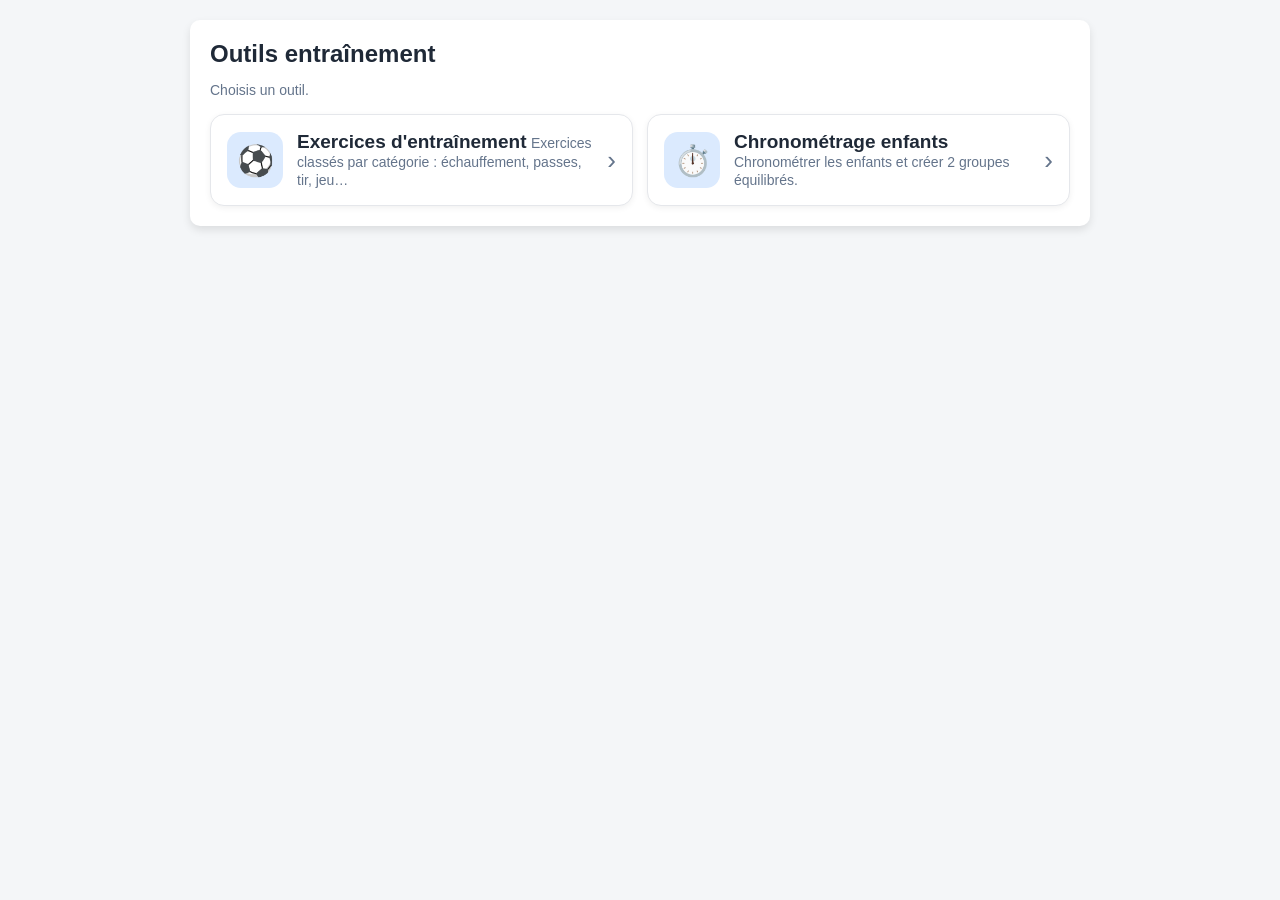
<file: index.html>
<!DOCTYPE html>
<html lang="fr">
<head>
  <meta charset="UTF-8" />
  <meta name="viewport" content="width=device-width, initial-scale=1.0, maximum-scale=1.0, user-scalable=no" />
  <title>Outils entraînement</title>
  <link rel="stylesheet" href="styles.css" />
  <style>
    /* Styles spécifiques au sélecteur d'outils */
    .tool-list {
      display: grid;
      grid-template-columns: 1fr;
      gap: 14px;
      margin-top: 16px;
    }
    .tool-card {
      align-items: center;
      background: var(--surface);
      border: 1px solid var(--border);
      border-radius: var(--radius-card);
      box-shadow: var(--shadow-card);
      color: inherit;
      display: flex;
      gap: 14px;
      min-height: 84px;
      padding: 16px;
      text-decoration: none;
    }
    .tool-card:active { background: var(--surface-soft); }
    .tool-icon {
      align-items: center;
      background: var(--primary-soft);
      border-radius: var(--radius-card);
      display: flex;
      flex: 0 0 auto;
      font-size: 30px;
      height: 56px;
      justify-content: center;
      width: 56px;
    }
    .tool-body { flex: 1; min-width: 0; }
    .tool-title { font-size: 19px; font-weight: bold; margin: 0 0 4px 0; }
    .tool-arrow { flex: 0 0 auto; font-size: 26px; color: var(--muted); }

    @media (min-width: 850px) {
      .tool-list { grid-template-columns: 1fr 1fr; }
    }
  </style>
</head>
<body>
  <main>
    <h1>Outils entraînement</h1>
    <p class="muted">Choisis un outil.</p>
    <div class="tool-list" id="toolList"></div>
  </main>

  <script>
    // Pour ajouter un outil, ajoute une entrée ici.
    const tools = [
      {
        title: 'Exercices d\'entraînement',
        description: 'Exercices classés par catégorie : échauffement, passes, tir, jeu…',
        icon: '⚽',
        href: 'exercices.html'
      },
      {
        title: 'Chronométrage enfants',
        description: 'Chronométrer les enfants et créer 2 groupes équilibrés.',
        icon: '⏱️',
        href: 'chrono.html'
      }
    ];

    function escapeHtml(text) {
      const div = document.createElement('div');
      div.textContent = text;
      return div.innerHTML;
    }

    document.getElementById('toolList').innerHTML = tools.map(tool => `
      <a class="tool-card" href="${encodeURI(tool.href)}">
        <span class="tool-icon">${escapeHtml(tool.icon)}</span>
        <span class="tool-body">
          <span class="tool-title">${escapeHtml(tool.title)}</span>
          <span class="muted">${escapeHtml(tool.description)}</span>
        </span>
        <span class="tool-arrow">›</span>
      </a>
    `).join('');
  </script>
</body>
</html>
</file>
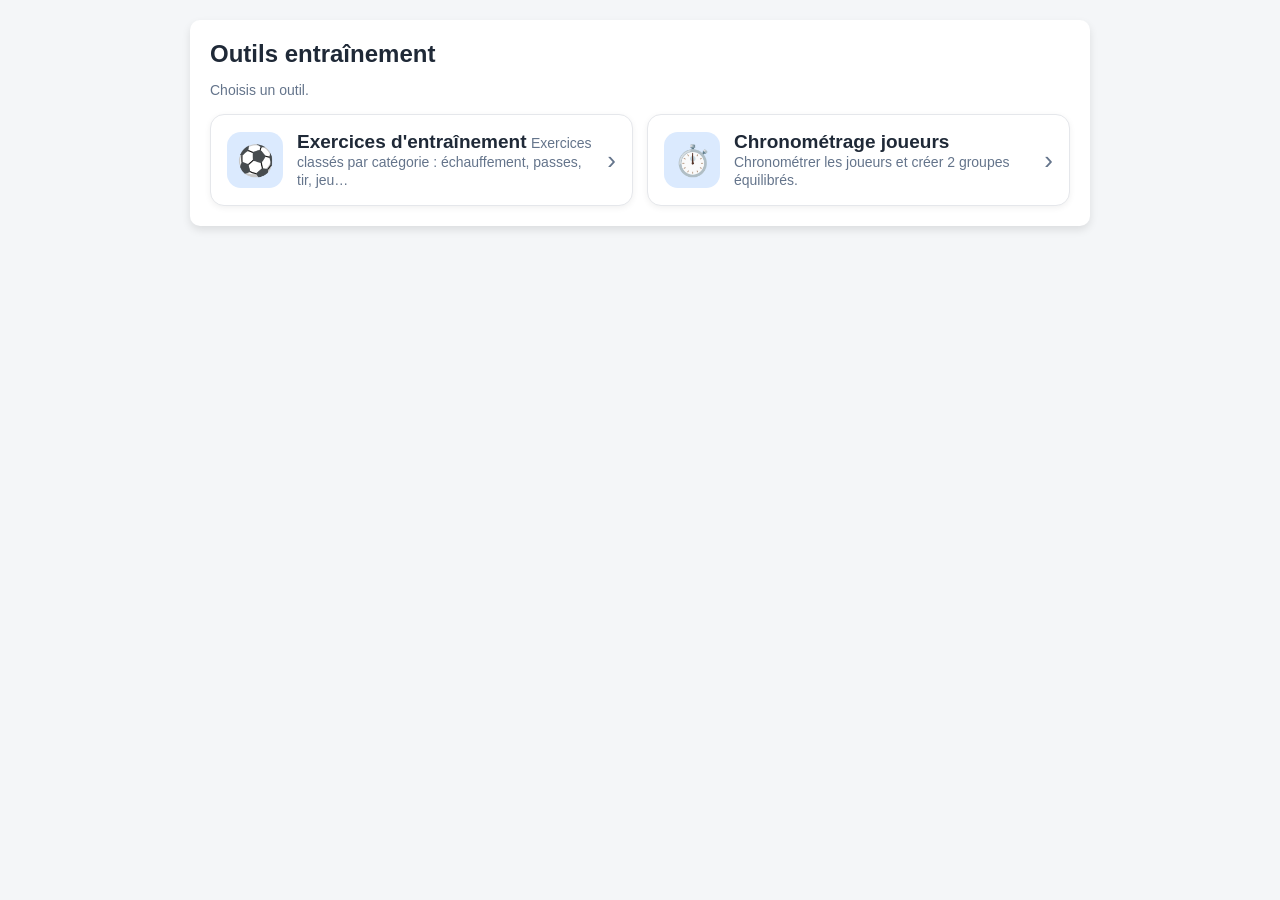
<file: public/index.html>
<!DOCTYPE html>
<html lang="fr">
<head>
  <meta charset="UTF-8" />
  <meta name="viewport" content="width=device-width, initial-scale=1.0, maximum-scale=1.0, user-scalable=no" />
  <title>Outils entraînement</title>
  <link rel="stylesheet" href="styles.css" />
  <style>
    /* Styles spécifiques au sélecteur d'outils */
    .tool-list {
      display: grid;
      grid-template-columns: 1fr;
      gap: 14px;
      margin-top: 16px;
    }
    .tool-card {
      align-items: center;
      background: var(--surface);
      border: 1px solid var(--border);
      border-radius: var(--radius-card);
      box-shadow: var(--shadow-card);
      color: inherit;
      display: flex;
      gap: 14px;
      min-height: 84px;
      padding: 16px;
      text-decoration: none;
    }
    .tool-card:active { background: var(--surface-soft); }
    .tool-icon {
      align-items: center;
      background: var(--primary-soft);
      border-radius: var(--radius-card);
      display: flex;
      flex: 0 0 auto;
      font-size: 30px;
      height: 56px;
      justify-content: center;
      width: 56px;
    }
    .tool-body { flex: 1; min-width: 0; }
    .tool-title { font-size: 19px; font-weight: bold; margin: 0 0 4px 0; }
    .tool-arrow { flex: 0 0 auto; font-size: 26px; color: var(--muted); }

    @media (min-width: 850px) {
      .tool-list { grid-template-columns: 1fr 1fr; }
    }
  </style>
</head>
<body>
  <main>
    <h1>Outils entraînement</h1>
    <p class="muted">Choisis un outil.</p>
    <div class="tool-list" id="toolList"></div>
  </main>

  <script>
    // Pour ajouter un outil, ajoute une entrée ici.
    const tools = [
      {
        title: 'Exercices d\'entraînement',
        description: 'Exercices classés par catégorie : échauffement, passes, tir, jeu…',
        icon: '⚽',
        href: 'exercices.html'
      },
      {
        title: 'Chronométrage joueurs',
        description: 'Chronométrer les joueurs et créer 2 groupes équilibrés.',
        icon: '⏱️',
        href: 'chrono.html'
      }
    ];

    function escapeHtml(text) {
      const div = document.createElement('div');
      div.textContent = text;
      return div.innerHTML;
    }

    document.getElementById('toolList').innerHTML = tools.map(tool => `
      <a class="tool-card" href="${encodeURI(tool.href)}">
        <span class="tool-icon">${escapeHtml(tool.icon)}</span>
        <span class="tool-body">
          <span class="tool-title">${escapeHtml(tool.title)}</span>
          <span class="muted">${escapeHtml(tool.description)}</span>
        </span>
        <span class="tool-arrow">›</span>
      </a>
    `).join('');
  </script>
</body>
</html>
</file>
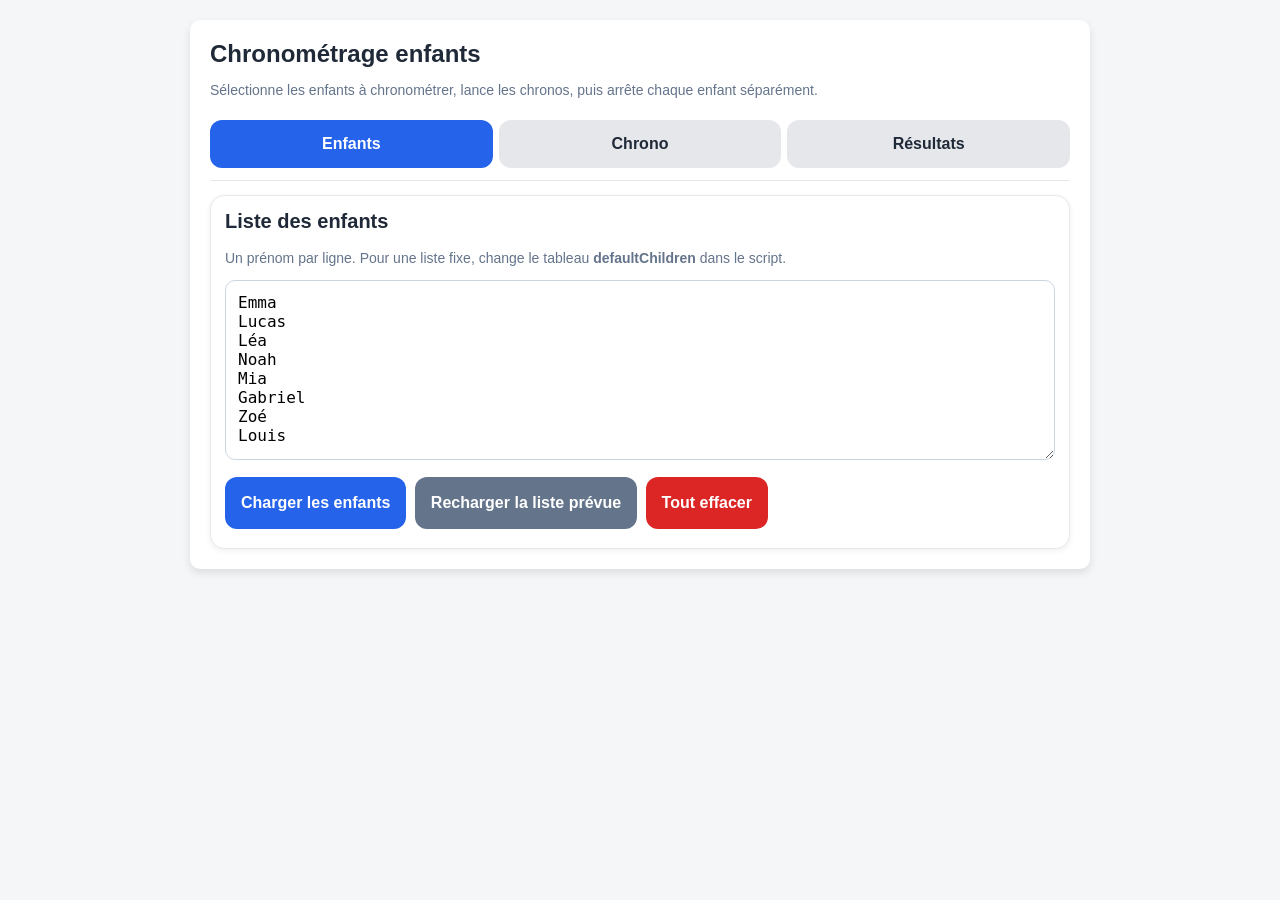
<file: chrono.html>
<!DOCTYPE html>
<html lang="fr">
<head>
  <meta charset="UTF-8" />
  <meta name="viewport" content="width=device-width, initial-scale=1.0, maximum-scale=1.0, user-scalable=no" />
  <title>Chronométrage enfants</title>
  <link rel="stylesheet" href="styles.css" />
  <style>
    /* Styles spécifiques au chronométrage */
    .tabs {
      display: grid;
      grid-template-columns: 1fr 1fr 1fr;
      gap: 6px;
      position: sticky;
      top: 0;
      z-index: 10;
      background: var(--surface);
      padding: 8px 0 12px 0;
      border-bottom: 1px solid var(--border);
      margin-bottom: 14px;
    }
    .tab-button {
      background: var(--border);
      color: var(--text);
      font-size: 14px;
      padding: 10px 6px;
      min-height: 48px;
      margin: 0;
    }
    .tab-button.active { background: var(--primary); color: white; }
    .tab-panel { display: none; }
    .tab-panel.active { display: block; }
    .grid, .groups {
      display: grid;
      grid-template-columns: 1fr;
      gap: 14px;
    }
    .chrono-list {
      display: grid;
      grid-template-columns: 1fr;
      gap: 10px;
      margin-top: 10px;
    }
    .selector-list {
      display: grid;
      grid-template-columns: 1fr;
      gap: 8px;
      margin-top: 10px;
    }
    .select-child {
      width: 100%;
      text-align: left;
      background: var(--surface-soft);
      color: var(--text);
      border: 2px solid var(--border);
      min-height: 58px;
    }
    .select-child.selected { background: var(--primary-soft); border-color: var(--primary); }
    .select-child.done { background: #f0fdf4; border-color: var(--success); color: #166534; }
    .select-child:disabled { opacity: 0.7; }
    .selection-summary {
      background: #eff6ff;
      border: 1px solid #bfdbfe;
      border-radius: var(--radius-control);
      padding: 10px;
      margin-top: 10px;
      font-weight: bold;
    }
    .child-row {
      display: grid;
      grid-template-columns: 1fr;
      gap: 10px;
      border: 2px solid var(--border);
      border-radius: 16px;
      padding: 14px;
      background: var(--surface-soft);
    }
    .child-row.finished { border-color: var(--success); background: #f0fdf4; }
    .child-name {
      font-size: 22px;
      font-weight: bold;
      line-height: 1.2;
    }
    .child-timer {
      font-size: 36px;
      font-weight: bold;
      font-variant-numeric: tabular-nums;
    }
    .stop-button {
      width: 100%;
      font-size: 18px;
      min-height: 62px;
    }
    .group-a { border-top: 6px solid var(--primary); }
    .group-b { border-top: 6px solid var(--success); }

    @media (min-width: 850px) {
      .grid, .groups { grid-template-columns: 1fr 1fr; }
      .selector-list { grid-template-columns: 1fr 1fr; }
      .child-row {
        grid-template-columns: 1.2fr 1fr 140px;
        align-items: center;
      }
      .tab-button { font-size: 16px; }
    }
  </style>
</head>
<body>
  <main>
    <h1>Chronométrage enfants</h1>
    <p class="muted">Sélectionne les enfants à chronométrer, lance les chronos, puis arrête chaque enfant séparément.</p>

    <nav class="tabs">
      <button class="tab-button active" id="tabChildrenBtn" onclick="showTab('children')">Enfants</button>
      <button class="tab-button" id="tabChronoBtn" onclick="showTab('chrono')">Chrono</button>
      <button class="tab-button" id="tabResultsBtn" onclick="showTab('results')">Résultats</button>
    </nav>

    <section class="tab-panel active" id="tabChildren">
      <div class="card">
        <h2>Liste des enfants</h2>
        <p class="muted">Un prénom par ligne. Pour une liste fixe, change le tableau <strong>defaultChildren</strong> dans le script.</p>
        <textarea id="childrenInput"></textarea>
        <div class="actions">
          <button class="full" onclick="startSession()">Charger les enfants</button>
          <button class="secondary full" onclick="loadDefaultChildren()">Recharger la liste prévue</button>
          <button class="danger full" onclick="resetAll()">Tout effacer</button>
        </div>
      </div>
    </section>

    <section class="tab-panel" id="tabChrono">
      <div class="grid">
        <div class="card">
          <h2>Choisir les enfants</h2>
          <p class="muted">Tape sur tous les enfants à chronométrer. Ils apparaissent automatiquement dans la zone de chrono.</p>
          <div id="selectionSummary" class="selection-summary">Aucun enfant sélectionné</div>
          <div class="selector-list" id="childrenSelector"></div>
          <div class="actions">
            <button class="secondary full" onclick="clearSelection()">Annuler la sélection</button>
            <button class="danger full" onclick="resetCurrentChronos()">Réinitialiser les chronos en cours</button>
          </div>
        </div>

        <div class="card">
          <h2>Chronométrage</h2>
          <p id="duoInfo" class="muted">Charge d’abord la liste des enfants.</p>
          <div class="chrono-list" id="currentDuo"></div>
          <div class="actions">
            <button class="success full" id="startBtn" onclick="startSelectedTimers()" disabled>Démarrer les chronos</button>
            <button class="danger full" onclick="resetCurrentChronos()">Réinitialiser les chronos en cours</button>
          </div>
        </div>
      </div>
    </section>

    <section class="tab-panel" id="tabResults">
      <div class="card">
        <h2>Résultats</h2>
        <p class="muted">Les enfants chronométrés sont triés du plus rapide au plus lent.</p>
        <table>
          <thead>
            <tr><th>Enfant</th><th>Temps</th></tr>
          </thead>
          <tbody id="resultsBody"></tbody>
        </table>
        <div class="actions">
          <button class="full" onclick="createBalancedGroups()">Créer 2 groupes équilibrés</button>
          <button class="danger full" onclick="resetAllSavedChronos()">Réinitialiser tous les chronos sauvegardés</button>
        </div>
      </div>

      <div class="card">
        <h2>Historique des chronos</h2>
        <table>
          <thead>
            <tr><th>Enfant</th><th>Temps</th><th>Action</th></tr>
          </thead>
          <tbody id="historyBody"></tbody>
        </table>
      </div>

      <section class="hidden" id="groupsSection">
        <h2>Groupes équilibrés</h2>
        <div class="groups">
          <div class="card group-a">
            <h3>Groupe A</h3>
            <p id="groupASummary" class="muted"></p>
            <table><tbody id="groupA"></tbody></table>
          </div>
          <div class="card group-b">
            <h3>Groupe B</h3>
            <p id="groupBSummary" class="muted"></p>
            <table><tbody id="groupB"></tbody></table>
          </div>
        </div>
        <div class="actions">
          <button class="secondary full" onclick="createBalancedGroups()">Recalculer les groupes</button>
          <button class="full" onclick="exportCsv()">Exporter CSV</button>
        </div>
      </section>
    </section>
  </main>

  <script>
    const defaultChildren = [
      'Emma',
      'Lucas',
      'Léa',
      'Noah',
      'Mia',
      'Gabriel',
      'Zoé',
      'Louis'
    ];

    let children = [];
    let selectedChildIndexes = [];
    let timerInterval = null;
    let startTime = 0;
    let chronoRunning = false;
    let activeChildrenState = [];

    function showTab(tabName) {
      ['children', 'chrono', 'results'].forEach(name => {
        document.getElementById(`tab${capitalize(name)}`).classList.toggle('active', name === tabName);
        document.getElementById(`tab${capitalize(name)}Btn`).classList.toggle('active', name === tabName);
      });
      window.scrollTo({ top: 0, behavior: 'smooth' });
    }

    function capitalize(value) {
      return value.charAt(0).toUpperCase() + value.slice(1);
    }

    function loadDefaultChildren() {
      document.getElementById('childrenInput').value = defaultChildren.join('\n');
    }

    function startSession() {
      const names = document.getElementById('childrenInput').value
        .split('\n')
        .map(name => name.trim())
        .filter(Boolean);

      if (names.length < 2) {
        alert('Ajoute au moins deux enfants.');
        return;
      }

      const oldTimes = new Map(children.map(child => [child.name, child.time]));
      children = names.map(name => ({ name, time: oldTimes.has(name) ? oldTimes.get(name) : null }));
      selectedChildIndexes = [];
      resetRunningTimersOnly();

      document.getElementById('groupsSection').classList.add('hidden');
      document.getElementById('duoInfo').textContent = 'Sélectionne les enfants à chronométrer.';
      document.getElementById('startBtn').disabled = true;

      renderAll();
      saveState();
      showTab('chrono');
    }

    function renderAll() {
      renderChildrenSelector();
      renderChronoChildren();
      renderResults();
      renderHistory();
    }

    function renderChildrenSelector() {
      const container = document.getElementById('childrenSelector');
      if (!children.length) {
        container.innerHTML = '<p class="muted">Aucun enfant chargé.</p>';
        updateSelectionSummary();
        return;
      }

      container.innerHTML = children.map((child, index) => {
        const isSelected = selectedChildIndexes.includes(index);
        const isDone = child.time !== null;
        const status = isDone ? ` - ${formatTime(child.time)}` : '';
        return `
          <button
            class="select-child ${isSelected ? 'selected' : ''} ${isDone ? 'done' : ''}"
            onclick="toggleChildSelection(${index})"
            ${isDone || chronoRunning ? 'disabled' : ''}
          >
            ${escapeHtml(child.name)}${status}
          </button>
        `;
      }).join('');
      updateSelectionSummary();
    }

    function toggleChildSelection(index) {
      if (children[index].time !== null || chronoRunning) return;

      if (selectedChildIndexes.includes(index)) {
        selectedChildIndexes = selectedChildIndexes.filter(item => item !== index);
      } else {
        selectedChildIndexes.push(index);
      }

      renderChildrenSelector();
      renderChronoChildren();
      saveState();
    }

    function updateSelectionSummary() {
      const summary = document.getElementById('selectionSummary');
      const names = selectedChildIndexes.map(index => children[index]?.name).filter(Boolean);
      summary.textContent = names.length ? `Sélection: ${names.join(' + ')}` : 'Aucun enfant sélectionné';
      document.getElementById('startBtn').disabled = names.length === 0 || chronoRunning;
    }

    function clearSelection() {
      if (chronoRunning) return;
      selectedChildIndexes = [];
      activeChildrenState = [];
      renderChildrenSelector();
      renderChronoChildren();
      saveState();
    }

    function renderChronoChildren() {
      const container = document.getElementById('currentDuo');
      activeChildrenState = selectedChildIndexes.map(childIndex => {
        const existing = activeChildrenState.find(item => item.childIndex === childIndex);
        return existing || {
          childIndex,
          running: false,
          stopped: false,
          elapsed: 0
        };
      });

      if (!children.length) {
        container.innerHTML = '';
        document.getElementById('duoInfo').textContent = 'Charge d’abord la liste des enfants.';
        document.getElementById('startBtn').disabled = true;
        return;
      }

      if (!selectedChildIndexes.length) {
        container.innerHTML = '';
        document.getElementById('duoInfo').textContent = 'Sélectionne les enfants à chronométrer.';
        document.getElementById('startBtn').disabled = true;
        return;
      }

      document.getElementById('duoInfo').textContent = `${selectedChildIndexes.length} enfant(s) sélectionné(s)`;
      container.innerHTML = activeChildrenState.map(item => {
        const child = children[item.childIndex];
        return `
          <div class="child-row ${item.stopped ? 'finished' : ''}" id="childBox${item.childIndex}">
            <div class="child-name">${escapeHtml(child.name)}</div>
            <div class="child-timer" id="timerChild${item.childIndex}">${formatTime(item.elapsed)}</div>
            <button class="warning stop-button" id="stopChild${item.childIndex}" onclick="stopChildTimer(${item.childIndex})" ${item.running && !item.stopped ? '' : 'disabled'}>Arrêter</button>
          </div>
        `;
      }).join('');
      document.getElementById('startBtn').disabled = chronoRunning || selectedChildIndexes.length === 0;
    }

    function startSelectedTimers() {
      if (!selectedChildIndexes.length || chronoRunning) return;

      startTime = Date.now();
      chronoRunning = true;
      activeChildrenState.forEach(item => {
        item.running = true;
        item.stopped = false;
        item.elapsed = 0;
      });

      document.getElementById('startBtn').disabled = true;
      renderChildrenSelector();
      renderChronoChildren();
      timerInterval = setInterval(updateActiveTimers, 20);
      saveState();
    }

    function updateActiveTimers() {
      const now = Date.now();
      activeChildrenState.forEach(item => {
        if (item.running && !item.stopped) {
          item.elapsed = now - startTime;
          const display = document.getElementById(`timerChild${item.childIndex}`);
          if (display) display.textContent = formatTime(item.elapsed);
        }
      });
    }

    function stopChildTimer(childIndex) {
      const item = activeChildrenState.find(entry => entry.childIndex === childIndex);
      if (!item || !item.running || item.stopped) return;

      item.elapsed = Date.now() - startTime;
      item.stopped = true;
      item.running = false;
      children[childIndex].time = item.elapsed;

      const display = document.getElementById(`timerChild${childIndex}`);
      const stopButton = document.getElementById(`stopChild${childIndex}`);
      const box = document.getElementById(`childBox${childIndex}`);
      if (display) display.textContent = formatTime(item.elapsed);
      if (stopButton) stopButton.disabled = true;
      if (box) box.classList.add('finished');

      renderResults();
      renderHistory();
      saveState();

      if (activeChildrenState.every(entry => entry.stopped)) {
        clearInterval(timerInterval);
        timerInterval = null;
        chronoRunning = false;
        selectedChildIndexes = [];
        activeChildrenState = [];
        document.getElementById('currentDuo').innerHTML = '';
        document.getElementById('duoInfo').textContent = 'Chronométrage terminé. Sélectionne les prochains enfants.';
        document.getElementById('startBtn').disabled = true;
        renderChildrenSelector();
        saveState();
      }
    }

    function resetCurrentChronos() {
      resetRunningTimersOnly();
      selectedChildIndexes = [];
      document.getElementById('duoInfo').textContent = children.length ? 'Sélectionne les enfants à chronométrer.' : 'Charge d’abord la liste des enfants.';
      document.getElementById('startBtn').disabled = true;
      renderChildrenSelector();
      renderChronoChildren();
      saveState();
    }

    function resetRunningTimersOnly() {
      clearInterval(timerInterval);
      timerInterval = null;
      chronoRunning = false;
      activeChildrenState = [];
    }

    function resetChildChrono(index) {
      if (chronoRunning) {
        alert('Arrête ou réinitialise d’abord les chronos en cours.');
        return;
      }
      children[index].time = null;
      selectedChildIndexes = selectedChildIndexes.filter(childIndex => childIndex !== index);
      document.getElementById('groupsSection').classList.add('hidden');
      renderAll();
      saveState();
    }

    function resetAllSavedChronos() {
      if (!confirm('Réinitialiser tous les chronos sauvegardés ?')) return;
      resetRunningTimersOnly();
      selectedChildIndexes = [];
      children.forEach(child => child.time = null);
      document.getElementById('groupsSection').classList.add('hidden');
      renderAll();
      saveState();
    }

    function getSortedChildrenForResults() {
      return [...children].sort((a, b) => {
        if (a.time === null && b.time === null) return a.name.localeCompare(b.name);
        if (a.time === null) return 1;
        if (b.time === null) return -1;
        return a.time - b.time;
      });
    }

    function renderResults() {
      const body = document.getElementById('resultsBody');
      if (!children.length) {
        body.innerHTML = '<tr><td colspan="2">Aucun enfant chargé.</td></tr>';
        return;
      }
      body.innerHTML = getSortedChildrenForResults().map(child => `
        <tr>
          <td>${escapeHtml(child.name)}</td>
          <td>${child.time === null ? '-' : formatTime(child.time)}</td>
        </tr>
      `).join('');
    }

    function renderHistory() {
      const body = document.getElementById('historyBody');
      const timedChildren = children
        .map((child, index) => ({ ...child, index }))
        .filter(child => child.time !== null)
        .sort((a, b) => a.time - b.time);

      if (!timedChildren.length) {
        body.innerHTML = '<tr><td colspan="3">Aucun chrono sauvegardé.</td></tr>';
        return;
      }

      body.innerHTML = timedChildren.map(child => `
        <tr>
          <td>${escapeHtml(child.name)}</td>
          <td>${formatTime(child.time)}</td>
          <td><button class="danger" onclick="resetChildChrono(${child.index})">Reset</button></td>
        </tr>
      `).join('');
    }

    function createBalancedGroups() {
      const timedChildren = children.filter(child => child.time !== null);
      if (timedChildren.length < 2) {
        alert('Il faut chronométrer au moins deux enfants.');
        return;
      }

      const sorted = [...timedChildren].sort((a, b) => b.time - a.time);
      const groupA = [];
      const groupB = [];
      let totalA = 0;
      let totalB = 0;

      sorted.forEach(child => {
        if (totalA <= totalB) {
          groupA.push(child);
          totalA += child.time;
        } else {
          groupB.push(child);
          totalB += child.time;
        }
      });

      renderGroup('groupA', 'groupASummary', groupA, totalA);
      renderGroup('groupB', 'groupBSummary', groupB, totalB);
      document.getElementById('groupsSection').classList.remove('hidden');
    }

    function renderGroup(bodyId, summaryId, group, total) {
      const body = document.getElementById(bodyId);
      const average = group.length ? total / group.length : 0;
      document.getElementById(summaryId).textContent = `${group.length} enfant(s), moyenne: ${formatTime(average)}, total: ${formatTime(total)}`;
      body.innerHTML = group
        .sort((a, b) => a.time - b.time)
        .map(child => `<tr><td>${escapeHtml(child.name)}</td><td>${formatTime(child.time)}</td></tr>`)
        .join('');
    }

    function exportCsv() {
      const rows = [['Enfant', 'Temps']];
      getSortedChildrenForResults().forEach(child => rows.push([child.name, child.time === null ? '' : formatTime(child.time)]));
      const csv = rows.map(row => row.map(value => `"${String(value).replaceAll('"', '""')}"`).join(';')).join('\n');
      const blob = new Blob([csv], { type: 'text/csv;charset=utf-8;' });
      const url = URL.createObjectURL(blob);
      const a = document.createElement('a');
      a.href = url;
      a.download = 'chronometrage-enfants.csv';
      a.click();
      URL.revokeObjectURL(url);
    }

    function formatTime(ms) {
      const minutes = Math.floor(ms / 60000);
      const seconds = Math.floor((ms % 60000) / 1000);
      const centiseconds = Math.floor((ms % 1000) / 10);
      return `${String(minutes).padStart(2, '0')}:${String(seconds).padStart(2, '0')}.${String(centiseconds).padStart(2, '0')}`;
    }

    function escapeHtml(text) {
      const div = document.createElement('div');
      div.textContent = text;
      return div.innerHTML;
    }

    function resetAll() {
      if (!confirm('Tout effacer ?')) return;
      localStorage.removeItem('chronoChildrenState');
      location.reload();
    }

    function saveState() {
      localStorage.setItem('chronoChildrenState', JSON.stringify({ children, selectedChildIndexes }));
    }

    function restoreState() {
      const raw = localStorage.getItem('chronoChildrenState');
      if (!raw) {
        loadDefaultChildren();
        renderAll();
        return;
      }
      try {
        const state = JSON.parse(raw);
        children = state.children || [];
        selectedChildIndexes = state.selectedChildIndexes || [];
        if (children.length) {
          document.getElementById('childrenInput').value = children.map(c => c.name).join('\n');
        } else {
          loadDefaultChildren();
        }
        renderAll();
      } catch (e) {
        localStorage.removeItem('chronoChildrenState');
        loadDefaultChildren();
        renderAll();
      }
    }

    restoreState();
  </script>
</body>
</html>
</file>
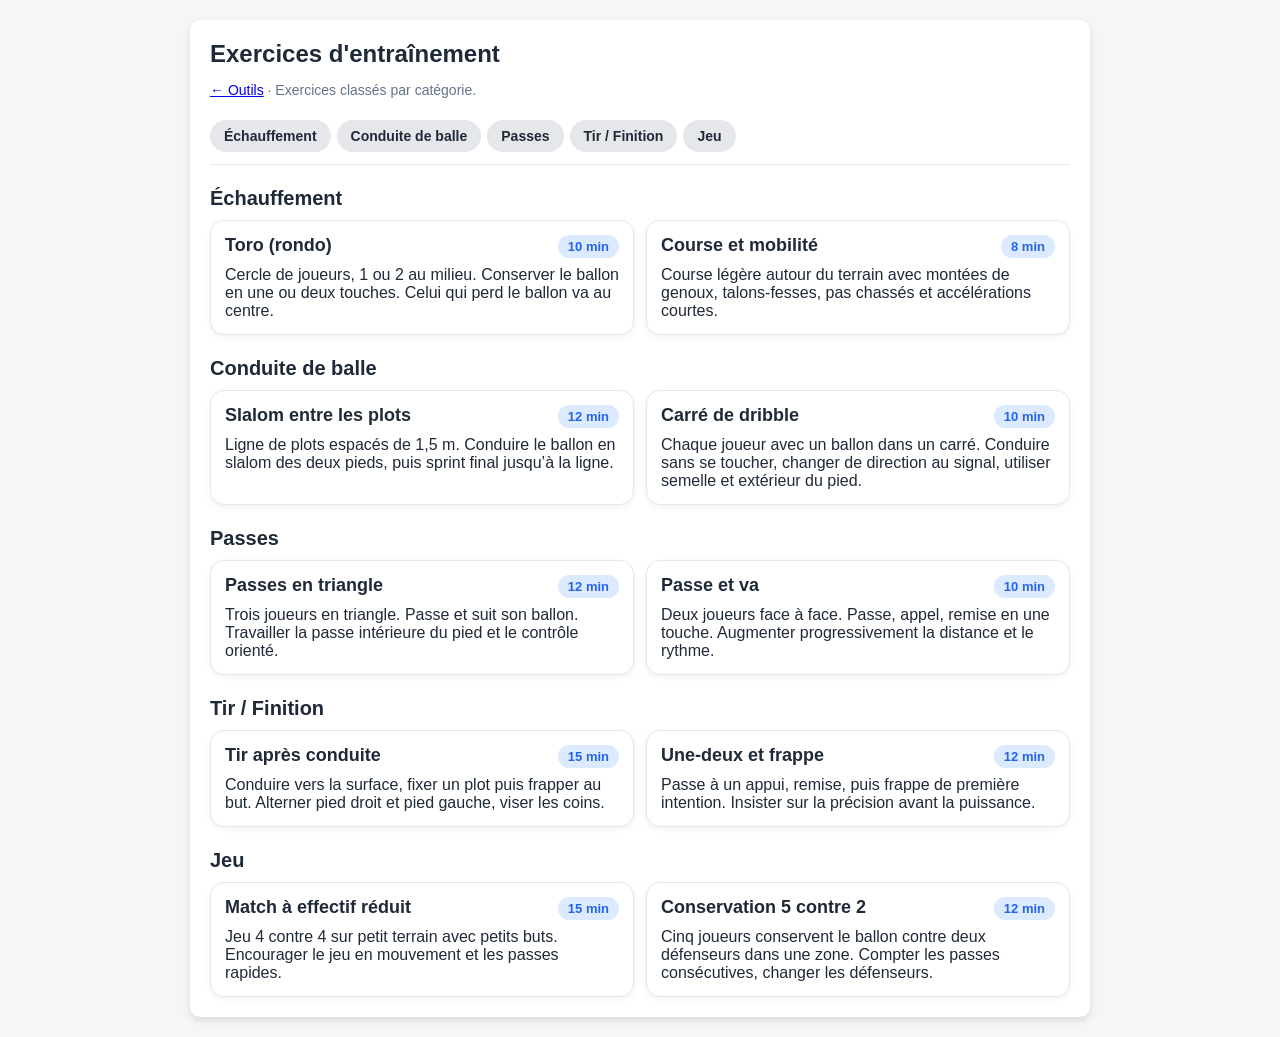
<file: exercices.html>
<!DOCTYPE html>
<html lang="fr">
<head>
  <meta charset="UTF-8" />
  <meta name="viewport" content="width=device-width, initial-scale=1.0, maximum-scale=1.0, user-scalable=no" />
  <title>Exercices d'entraînement</title>
  <link rel="stylesheet" href="styles.css" />
  <style>
    /* Styles spécifiques aux exercices */
    .cat-nav {
      display: flex;
      flex-wrap: wrap;
      gap: 6px;
      position: sticky;
      top: 0;
      z-index: 10;
      background: var(--surface);
      padding: 8px 0 12px 0;
      border-bottom: 1px solid var(--border);
      margin-bottom: 14px;
    }
    .cat-link {
      background: var(--border);
      border-radius: 999px;
      color: var(--text);
      font-size: 14px;
      font-weight: bold;
      padding: 8px 14px;
      text-decoration: none;
    }
    .cat-title {
      scroll-margin-top: 70px;
      margin: 22px 0 10px 0;
    }
    .exo-list {
      display: grid;
      grid-template-columns: 1fr;
      gap: 12px;
    }
    .exo-head {
      align-items: baseline;
      display: flex;
      gap: 10px;
      justify-content: space-between;
    }
    .exo-title { font-size: 18px; font-weight: bold; }
    .duree {
      background: var(--primary-soft);
      border-radius: 999px;
      color: var(--primary);
      flex: 0 0 auto;
      font-size: 13px;
      font-weight: bold;
      padding: 4px 10px;
      white-space: nowrap;
    }
    .exo-desc { margin: 8px 0 0 0; }

    @media (min-width: 850px) {
      .exo-list { grid-template-columns: 1fr 1fr; }
    }
  </style>
</head>
<body>
  <main>
    <h1>Exercices d'entraînement</h1>
    <p class="muted">
      <a href="index.html">← Outils</a> · Exercices classés par catégorie.
    </p>
    <nav class="cat-nav" id="catNav"></nav>
    <div id="exoSections"></div>
  </main>

  <script>
    // Pour ajouter un exercice, ajoute une entrée ici.
    // L'ordre des catégories suit leur première apparition.
    const exercices = [
      {
        categorie: 'Échauffement',
        titre: 'Toro (rondo)',
        duree: '10 min',
        description: 'Cercle de joueurs, 1 ou 2 au milieu. Conserver le ballon en une ou deux touches. Celui qui perd le ballon va au centre.'
      },
      {
        categorie: 'Échauffement',
        titre: 'Course et mobilité',
        duree: '8 min',
        description: 'Course légère autour du terrain avec montées de genoux, talons-fesses, pas chassés et accélérations courtes.'
      },
      {
        categorie: 'Conduite de balle',
        titre: 'Slalom entre les plots',
        duree: '12 min',
        description: 'Ligne de plots espacés de 1,5 m. Conduire le ballon en slalom des deux pieds, puis sprint final jusqu’à la ligne.'
      },
      {
        categorie: 'Conduite de balle',
        titre: 'Carré de dribble',
        duree: '10 min',
        description: 'Chaque joueur avec un ballon dans un carré. Conduire sans se toucher, changer de direction au signal, utiliser semelle et extérieur du pied.'
      },
      {
        categorie: 'Passes',
        titre: 'Passes en triangle',
        duree: '12 min',
        description: 'Trois joueurs en triangle. Passe et suit son ballon. Travailler la passe intérieure du pied et le contrôle orienté.'
      },
      {
        categorie: 'Passes',
        titre: 'Passe et va',
        duree: '10 min',
        description: 'Deux joueurs face à face. Passe, appel, remise en une touche. Augmenter progressivement la distance et le rythme.'
      },
      {
        categorie: 'Tir / Finition',
        titre: 'Tir après conduite',
        duree: '15 min',
        description: 'Conduire vers la surface, fixer un plot puis frapper au but. Alterner pied droit et pied gauche, viser les coins.'
      },
      {
        categorie: 'Tir / Finition',
        titre: 'Une-deux et frappe',
        duree: '12 min',
        description: 'Passe à un appui, remise, puis frappe de première intention. Insister sur la précision avant la puissance.'
      },
      {
        categorie: 'Jeu',
        titre: 'Match à effectif réduit',
        duree: '15 min',
        description: 'Jeu 4 contre 4 sur petit terrain avec petits buts. Encourager le jeu en mouvement et les passes rapides.'
      },
      {
        categorie: 'Jeu',
        titre: 'Conservation 5 contre 2',
        duree: '12 min',
        description: 'Cinq joueurs conservent le ballon contre deux défenseurs dans une zone. Compter les passes consécutives, changer les défenseurs.'
      }
    ];

    function escapeHtml(text) {
      const div = document.createElement('div');
      div.textContent = text;
      return div.innerHTML;
    }

    function slug(text) {
      return 'cat-' + text.toLowerCase()
        .normalize('NFD').replace(/[̀-ͯ]/g, '')
        .replace(/[^a-z0-9]+/g, '-')
        .replace(/(^-|-$)/g, '');
    }

    // Regroupe les exercices par catégorie en gardant l'ordre d'apparition.
    const categories = [];
    const byCategory = new Map();
    exercices.forEach(exo => {
      if (!byCategory.has(exo.categorie)) {
        byCategory.set(exo.categorie, []);
        categories.push(exo.categorie);
      }
      byCategory.get(exo.categorie).push(exo);
    });

    document.getElementById('catNav').innerHTML = categories.map(cat =>
      `<a class="cat-link" href="#${slug(cat)}">${escapeHtml(cat)}</a>`
    ).join('');

    document.getElementById('exoSections').innerHTML = categories.map(cat => `
      <section>
        <h2 class="cat-title" id="${slug(cat)}">${escapeHtml(cat)}</h2>
        <div class="exo-list">
          ${byCategory.get(cat).map(exo => `
            <div class="card">
              <div class="exo-head">
                <span class="exo-title">${escapeHtml(exo.titre)}</span>
                <span class="duree">${escapeHtml(exo.duree)}</span>
              </div>
              <p class="exo-desc">${escapeHtml(exo.description)}</p>
            </div>
          `).join('')}
        </div>
      </section>
    `).join('');
  </script>
</body>
</html>
</file>
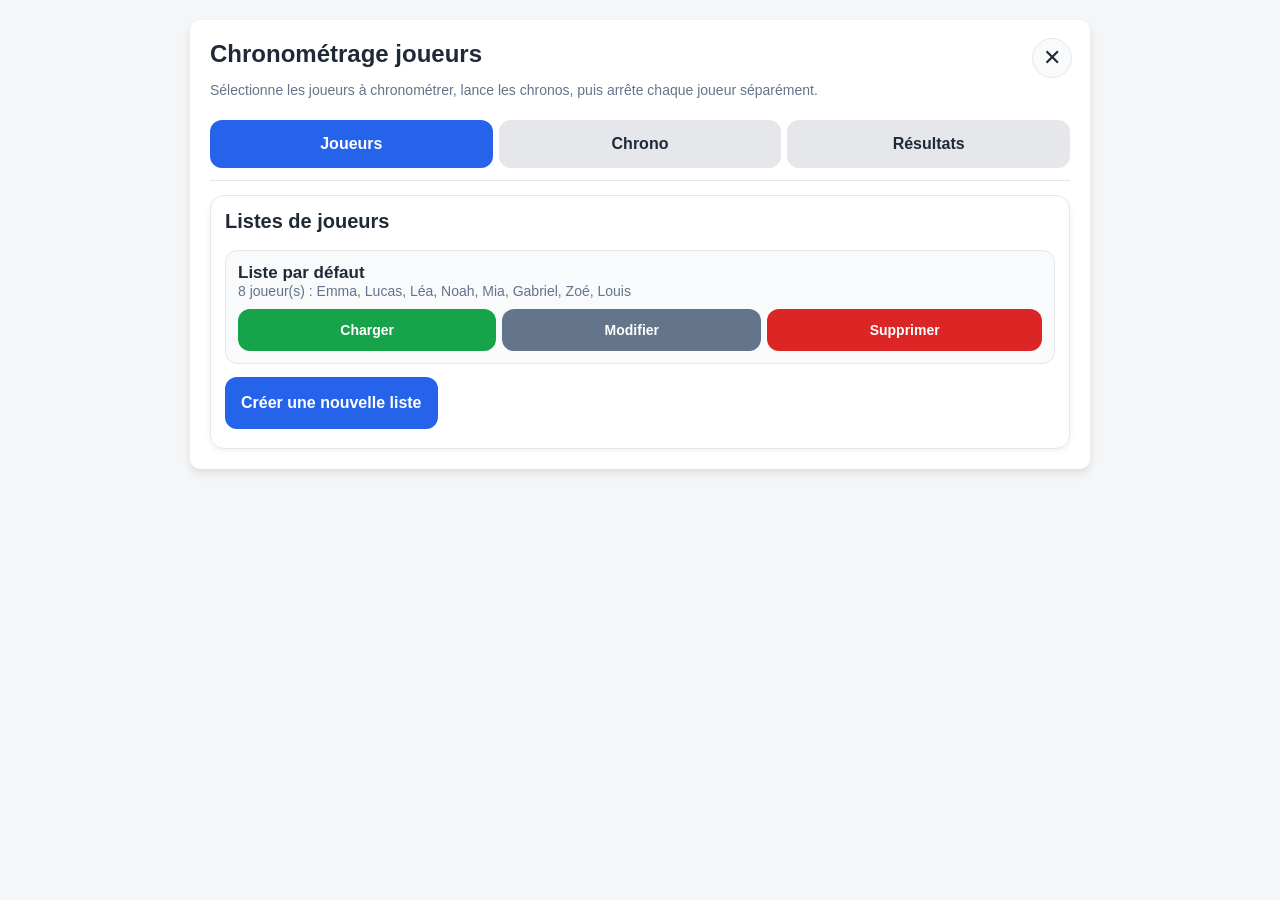
<file: public/chrono.html>
<!DOCTYPE html>
<html lang="fr">
<head>
  <meta charset="UTF-8" />
  <meta name="viewport" content="width=device-width, initial-scale=1.0, maximum-scale=1.0, user-scalable=no" />
  <title>Chronométrage joueurs</title>
  <link rel="stylesheet" href="styles.css" />
  <style>
    /* Styles spécifiques au chronométrage */
    .grid, .groups {
      display: grid;
      grid-template-columns: 1fr;
      gap: 14px;
    }
    .chrono-list {
      display: grid;
      grid-template-columns: 1fr;
      gap: 10px;
      margin-top: 10px;
    }
    .selector-list {
      display: grid;
      grid-template-columns: 1fr 1fr;
      gap: 8px;
      margin-top: 10px;
    }
    .select-child {
      width: 100%;
      text-align: left;
      background: var(--surface-soft);
      color: var(--text);
      border: 2px solid var(--border);
      border-radius: var(--radius-control);
      min-height: 50px;
      font-size: 15px;
      padding: 10px 12px;
    }
    .select-child.selected { background: var(--primary-soft); border-color: var(--primary); }
    .select-child.done { background: #f0fdf4; border-color: var(--success); color: #166534; }
    .select-child:disabled { opacity: 0.7; }
    .select-child.recorded {
      display: flex;
      align-items: center;
      justify-content: space-between;
      gap: 8px;
      padding: 8px 8px 8px 14px;
    }
    .select-members { font-weight: normal; margin-top: 2px; }
    .recorded-clear {
      margin: 0;
      min-height: 40px;
      padding: 6px 12px;
      font-size: 16px;
      flex: 0 0 auto;
    }
    .session-head {
      display: flex;
      align-items: baseline;
      justify-content: space-between;
      flex-wrap: wrap;
      gap: 8px;
    }
    .session-head h3 { margin: 0; }
    #listEditor textarea { margin-top: 12px; }
    .child-row {
      display: grid;
      grid-template-columns: 1fr;
      gap: 10px;
      border: 2px solid var(--border);
      border-radius: 16px;
      padding: 14px;
      background: var(--surface-soft);
    }
    .child-row.finished { border-color: var(--success); background: #f0fdf4; }
    .child-name {
      font-size: 22px;
      font-weight: bold;
      line-height: 1.2;
    }
    .child-members { margin-top: 2px; line-height: 1.2; }
    .child-timer {
      font-size: 36px;
      font-weight: bold;
      font-variant-numeric: tabular-nums;
    }
    .stop-button {
      width: 100%;
      font-size: 18px;
      min-height: 62px;
    }
    .group-a { border-top: 6px solid var(--primary); }
    .group-b { border-top: 6px solid var(--success); }
    .saved-lists {
      display: grid;
      grid-template-columns: 1fr;
      gap: 8px;
      margin-top: 12px;
    }
    .saved-list-row {
      display: grid;
      grid-template-columns: 1fr;
      gap: 10px;
      border: 1px solid var(--border);
      border-radius: var(--radius-control);
      padding: 12px;
      background: var(--surface-soft);
    }
    .saved-list-name { font-weight: bold; font-size: 17px; }
    .saved-list-actions { display: flex; flex-wrap: wrap; gap: 6px; }
    .saved-list-actions button {
      margin: 0;
      min-height: 42px;
      padding: 8px 14px;
      font-size: 14px;
      flex: 1 1 auto;
    }

    @media (min-width: 850px) {
      .grid, .groups { grid-template-columns: 1fr 1fr; }
      .selector-list { grid-template-columns: 1fr 1fr; }
      .child-row {
        grid-template-columns: 1.2fr 1fr 140px;
        align-items: center;
      }
    }
  </style>
</head>
<body>
  <main>
    <a href="index.html" class="page-close" title="Retour à l'accueil" aria-label="Fermer">✕</a>
    <h1>Chronométrage joueurs</h1>
    <p class="muted">Sélectionne les joueurs à chronométrer, lance les chronos, puis arrête chaque joueur séparément.</p>

    <nav class="tabs">
      <button class="tab-button active" id="tabChildrenBtn" onclick="showTab('children')">Joueurs</button>
      <button class="tab-button" id="tabChronoBtn" onclick="showTab('chrono')">Chrono</button>
      <button class="tab-button" id="tabResultsBtn" onclick="showTab('results')">Résultats</button>
    </nav>

    <section class="tab-panel active" id="tabChildren">
      <div class="card">
        <h2>Listes de joueurs</h2>
        <div class="saved-lists" id="savedLists"></div>
        <div class="actions">
          <button class="full" onclick="openListEditor()">Créer une nouvelle liste</button>
        </div>
      </div>

      <div class="card hidden" id="listEditor">
        <h2 id="listEditorTitle">Nouvelle liste</h2>
        <p class="muted">Un prénom par ligne.</p>
        <input id="listNameInput" type="text" placeholder="Nom de la liste (ex. U10 mardi)" />
        <textarea id="childrenInput" placeholder="Un prénom par ligne"></textarea>
        <div class="actions">
          <button class="success full" onclick="saveListEditor()">Enregistrer</button>
          <button class="secondary full" onclick="closeListEditor()">Annuler</button>
        </div>
      </div>
    </section>

    <section class="tab-panel" id="tabChrono">
      <div class="grid">
        <div class="card">
          <h2 id="selectorTitle">Choisir les joueurs</h2>
          <p class="muted" id="selectorHint">Tape sur tous les joueurs à chronométrer.</p>
          <div class="selector-list" id="childrenSelector"></div>
        </div>

        <div class="card">
          <h2>Chronométrage</h2>
          <p id="duoInfo" class="muted">Charge d’abord la liste des joueurs.</p>
          <div class="chrono-list" id="currentDuo"></div>
          <div class="actions">
            <button class="success full" id="startBtn" onclick="startSelectedTimers()" disabled>Démarrer les chronos</button>
            <button class="secondary full" onclick="cancelSelectedChronos()">Annuler</button>
          </div>
        </div>
      </div>
      <div class="actions">
        <button class="full" id="resultsBtn" onclick="goToResults()" disabled>Passer aux résultats</button>
      </div>
    </section>

    <section class="tab-panel" id="tabResults">
      <div class="card">
        <h2>Résultats par session</h2>
        <p class="muted">Chaque session correspond à un appui sur « Passer aux résultats ». Les joueurs sont triés du plus rapide au plus lent.</p>
      </div>

      <div id="sessionsContainer"></div>

      <div class="actions">
        <button class="full" onclick="exportCsv()">Exporter CSV</button>
        <button class="danger full" onclick="resetAllSessions()">Réinitialiser les résultats</button>
      </div>
    </section>
  </main>

  <script>
    const defaultChildren = [
      'Emma',
      'Lucas',
      'Léa',
      'Noah',
      'Mia',
      'Gabriel',
      'Zoé',
      'Louis'
    ];

    let children = [];
    let selectedChildIndexes = [];
    let sessions = [];
    let timerInterval = null;
    let startTime = 0;
    let chronoRunning = false;
    let activeChildrenState = [];

    function showTab(tabName) {
      ['children', 'chrono', 'results'].forEach(name => {
        document.getElementById(`tab${capitalize(name)}`).classList.toggle('active', name === tabName);
        document.getElementById(`tab${capitalize(name)}Btn`).classList.toggle('active', name === tabName);
      });
      window.scrollTo({ top: 0, behavior: 'smooth' });
    }

    function capitalize(value) {
      return value.charAt(0).toUpperCase() + value.slice(1);
    }

    function applyChildren(names) {
      const oldTimes = new Map(children.map(child => [child.name, child.time]));
      children = names.map(name => ({ name, time: oldTimes.has(name) ? oldTimes.get(name) : null }));
      selectedChildIndexes = [];
      resetRunningTimersOnly();

      document.getElementById('duoInfo').textContent = 'Sélectionne les joueurs à chronométrer.';
      document.getElementById('startBtn').disabled = true;

      renderAll();
      saveState();
    }

    function renderAll() {
      renderChildrenSelector();
      renderChronoChildren();
      renderSessions();
      renderSavedLists();
    }

    function renderChildrenSelector() {
      updateResultsButton();
      const groupMode = isGroupMode();
      document.getElementById('selectorTitle').textContent = groupMode ? 'Choisir les groupes' : 'Choisir les joueurs';
      document.getElementById('selectorHint').textContent = groupMode ? 'Tape sur tous les groupes à chronométrer.' : 'Tape sur tous les joueurs à chronométrer.';
      const container = document.getElementById('childrenSelector');
      if (!children.length) {
        container.innerHTML = '<p class="muted">Aucun joueur chargé.</p>';
        updateSelectionSummary();
        return;
      }

      container.innerHTML = children.map((child, index) => {
        const isSelected = selectedChildIndexes.includes(index);
        const isDone = child.time !== null;
        const name = escapeHtml(child.name);
        const memberLine = child.members && child.members.length
          ? `<div class="select-members muted">${escapeHtml(child.members.join(', '))}</div>`
          : '';
        if (isDone) {
          return `
            <div class="select-child done recorded">
              <div>
                <div>${name} - ${formatTime(child.time)}</div>
                ${memberLine}
              </div>
              <button class="recorded-clear danger" onclick="resetChildChrono(${index})" ${chronoRunning ? 'disabled' : ''} title="Effacer ce chrono" aria-label="Effacer ce chrono">✕</button>
            </div>
          `;
        }
        return `
          <button
            class="select-child ${isSelected ? 'selected' : ''}"
            onclick="toggleChildSelection(${index})"
            ${chronoRunning ? 'disabled' : ''}
          >
            <div>${name}</div>
            ${memberLine}
          </button>
        `;
      }).join('');
      updateSelectionSummary();
    }

    function toggleChildSelection(index) {
      if (children[index].time !== null || chronoRunning) return;

      if (selectedChildIndexes.includes(index)) {
        selectedChildIndexes = selectedChildIndexes.filter(item => item !== index);
      } else {
        selectedChildIndexes.push(index);
      }

      renderChildrenSelector();
      renderChronoChildren();
      saveState();
    }

    function updateSelectionSummary() {
      const count = selectedChildIndexes.filter(index => children[index]).length;
      document.getElementById('startBtn').disabled = count === 0 || chronoRunning;
    }

    function updateResultsButton() {
      const button = document.getElementById('resultsBtn');
      if (!button) return;
      button.disabled = !(chronoRunning || children.some(child => child.time !== null));
    }

    function isGroupMode() {
      return children.some(child => child.members && child.members.length);
    }

    function renderChronoChildren() {
      const container = document.getElementById('currentDuo');
      activeChildrenState = selectedChildIndexes.map(childIndex => {
        const existing = activeChildrenState.find(item => item.childIndex === childIndex);
        return existing || {
          childIndex,
          running: false,
          stopped: false,
          elapsed: 0
        };
      });

      if (!children.length) {
        container.innerHTML = '';
        document.getElementById('duoInfo').textContent = 'Charge d’abord la liste des joueurs.';
        document.getElementById('startBtn').disabled = true;
        return;
      }

      if (!selectedChildIndexes.length) {
        container.innerHTML = '';
        document.getElementById('duoInfo').textContent = isGroupMode() ? 'Sélectionne les groupes à chronométrer.' : 'Sélectionne les joueurs à chronométrer.';
        document.getElementById('startBtn').disabled = true;
        return;
      }

      document.getElementById('duoInfo').textContent = `${selectedChildIndexes.length} ${isGroupMode() ? 'groupe(s) sélectionné(s)' : 'joueur(s) sélectionné(s)'}`;
      container.innerHTML = activeChildrenState.map(item => {
        const child = children[item.childIndex];
        const members = child.members && child.members.length
          ? `<div class="child-members muted">${escapeHtml(child.members.join(', '))}</div>`
          : '';
        return `
          <div class="child-row ${item.stopped ? 'finished' : ''}" id="childBox${item.childIndex}">
            <div>
              <div class="child-name">${escapeHtml(child.name)}</div>
              ${members}
            </div>
            <div class="child-timer" id="timerChild${item.childIndex}">${formatTime(item.elapsed)}</div>
            <button class="warning stop-button" id="stopChild${item.childIndex}" onclick="stopChildTimer(${item.childIndex})" ${item.running && !item.stopped ? '' : 'disabled'}>Arrêter</button>
          </div>
        `;
      }).join('');
      document.getElementById('startBtn').disabled = chronoRunning || selectedChildIndexes.length === 0;
    }

    function startSelectedTimers() {
      if (!selectedChildIndexes.length || chronoRunning) return;

      startTime = Date.now();
      chronoRunning = true;
      activeChildrenState.forEach(item => {
        item.running = true;
        item.stopped = false;
        item.elapsed = 0;
      });

      document.getElementById('startBtn').disabled = true;
      renderChildrenSelector();
      renderChronoChildren();
      timerInterval = setInterval(updateActiveTimers, 20);
      saveState();
    }

    function updateActiveTimers() {
      const now = Date.now();
      activeChildrenState.forEach(item => {
        if (item.running && !item.stopped) {
          item.elapsed = now - startTime;
          const display = document.getElementById(`timerChild${item.childIndex}`);
          if (display) display.textContent = formatTime(item.elapsed);
        }
      });
    }

    function stopChildTimer(childIndex) {
      const item = activeChildrenState.find(entry => entry.childIndex === childIndex);
      if (!item || !item.running || item.stopped) return;

      item.elapsed = Date.now() - startTime;
      item.stopped = true;
      item.running = false;
      children[childIndex].time = item.elapsed;

      const display = document.getElementById(`timerChild${childIndex}`);
      const stopButton = document.getElementById(`stopChild${childIndex}`);
      const box = document.getElementById(`childBox${childIndex}`);
      if (display) display.textContent = formatTime(item.elapsed);
      if (stopButton) stopButton.disabled = true;
      if (box) box.classList.add('finished');

      saveState();
      updateResultsButton();

      if (activeChildrenState.every(entry => entry.stopped)) {
        clearInterval(timerInterval);
        timerInterval = null;
        chronoRunning = false;
        selectedChildIndexes = [];
        activeChildrenState = [];
        document.getElementById('currentDuo').innerHTML = '';
        document.getElementById('duoInfo').textContent = `Chronométrage terminé. Sélectionne ${isGroupMode() ? 'd’autres groupes' : 'd’autres joueurs'} ou passe aux résultats.`;
        document.getElementById('startBtn').disabled = true;
        renderChildrenSelector();
        saveState();
      }
    }

    function resetRunningTimersOnly() {
      clearInterval(timerInterval);
      timerInterval = null;
      chronoRunning = false;
      activeChildrenState = [];
    }

    function cancelSelectedChronos() {
      resetRunningTimersOnly();
      selectedChildIndexes.forEach(index => {
        if (children[index]) children[index].time = null;
      });
      renderChildrenSelector();
      renderChronoChildren();
      saveState();
    }

    function resetChildChrono(index) {
      if (chronoRunning) {
        alert('Arrête ou réinitialise d’abord les chronos en cours.');
        return;
      }
      children[index].time = null;
      selectedChildIndexes = selectedChildIndexes.filter(childIndex => childIndex !== index);
      renderAll();
      saveState();
    }

    function goToResults() {
      const now = Date.now();
      // Capturer le temps actuel des joueurs encore en cours.
      activeChildrenState.forEach(item => {
        if (item.running && !item.stopped) {
          children[item.childIndex].time = now - startTime;
        }
      });

      const results = children
        .filter(child => child.time !== null)
        .map(child => ({ name: child.name, time: child.time }));

      if (results.length) {
        sessions.unshift({ id: now, date: now, results });
      }

      // Réinitialiser le chrono de cette page pour la prochaine session.
      resetRunningTimersOnly();
      selectedChildIndexes = [];
      children.forEach(child => child.time = null);
      document.getElementById('currentDuo').innerHTML = '';
      document.getElementById('duoInfo').textContent = children.length ? 'Sélectionne les joueurs à chronométrer.' : 'Charge d’abord la liste des joueurs.';
      document.getElementById('startBtn').disabled = true;

      renderAll();
      saveState();
      showTab('results');
    }

    function renderSessions() {
      const container = document.getElementById('sessionsContainer');
      if (!container) return;
      if (!sessions.length) {
        container.innerHTML = '<div class="card"><p class="muted">Aucune session. Chronométre des joueurs puis clique sur « Passer aux résultats ».</p></div>';
        return;
      }
      container.innerHTML = sessions.map((session, index) => {
        const number = sessions.length - index;
        const sorted = [...session.results].sort((a, b) => a.time - b.time);
        const rows = sorted.map((result, rank) =>
          `<tr><td>${rank + 1}</td><td>${escapeHtml(result.name)}</td><td>${formatTime(result.time)}</td></tr>`
        ).join('');
        return `
          <div class="card">
            <div class="session-head">
              <h3>Session ${number}</h3>
              <span class="muted">${formatDate(session.date)} · ${session.results.length} joueur(s)</span>
            </div>
            <table>
              <thead><tr><th>#</th><th>Joueur</th><th>Temps</th></tr></thead>
              <tbody>${rows}</tbody>
            </table>
            <div class="actions">
              <button class="secondary full" onclick="toggleSessionGroups(${session.id})">2 groupes équilibrés</button>
              <button class="danger full" onclick="deleteSession(${session.id})">Supprimer la session</button>
            </div>
            <div class="hidden" id="sessionGroups${session.id}"></div>
          </div>
        `;
      }).join('');
    }

    function balanceGroups(results) {
      const sorted = [...results].sort((a, b) => b.time - a.time);
      const groupA = [];
      const groupB = [];
      let totalA = 0;
      let totalB = 0;
      sorted.forEach(result => {
        if (totalA <= totalB) {
          groupA.push(result);
          totalA += result.time;
        } else {
          groupB.push(result);
          totalB += result.time;
        }
      });
      return { groupA, groupB, totalA, totalB };
    }

    function renderGroupCard(title, cls, group, total) {
      const average = group.length ? total / group.length : 0;
      const rows = [...group]
        .sort((a, b) => a.time - b.time)
        .map(result => `<tr><td>${escapeHtml(result.name)}</td><td>${formatTime(result.time)}</td></tr>`)
        .join('');
      return `
        <div class="card ${cls}">
          <h3>${title}</h3>
          <p class="muted">${group.length} joueur(s), moyenne: ${formatTime(average)}, total: ${formatTime(total)}</p>
          <table><tbody>${rows}</tbody></table>
        </div>
      `;
    }

    function toggleSessionGroups(sessionId) {
      const container = document.getElementById(`sessionGroups${sessionId}`);
      if (!container) return;
      if (!container.classList.contains('hidden')) {
        container.classList.add('hidden');
        container.innerHTML = '';
        return;
      }
      const session = sessions.find(item => item.id === sessionId);
      if (!session) return;
      if (session.results.length < 2) {
        alert('Il faut au moins deux joueurs pour faire des groupes.');
        return;
      }
      const { groupA, groupB, totalA, totalB } = balanceGroups(session.results);
      container.innerHTML = `
        <div class="groups">
          ${renderGroupCard('Groupe 1', 'group-a', groupA, totalA)}
          ${renderGroupCard('Groupe 2', 'group-b', groupB, totalB)}
        </div>
        <div class="actions">
          <button class="full" onclick="challengeGroups(${sessionId})">Lancer le défi : Groupe 1 vs Groupe 2</button>
        </div>
      `;
      container.classList.remove('hidden');
    }

    function challengeGroups(sessionId) {
      const session = sessions.find(item => item.id === sessionId);
      if (!session || session.results.length < 2) return;

      const { groupA, groupB } = balanceGroups(session.results);
      children = [
        { name: 'Groupe 1', time: null, members: groupA.map(result => result.name) },
        { name: 'Groupe 2', time: null, members: groupB.map(result => result.name) }
      ];
      selectedChildIndexes = children.map((_, index) => index);
      resetRunningTimersOnly();
      document.getElementById('duoInfo').textContent = 'Sélectionne les joueurs à chronométrer.';
      document.getElementById('startBtn').disabled = true;
      renderAll();
      saveState();
      showTab('chrono');
    }

    function deleteSession(sessionId) {
      if (!confirm('Supprimer cette session ?')) return;
      sessions = sessions.filter(item => item.id !== sessionId);
      saveState();
      renderSessions();
    }

    function resetAllSessions() {
      if (!sessions.length) return;
      if (!confirm('Réinitialiser tous les résultats ?')) return;
      sessions = [];
      saveState();
      renderSessions();
    }

    function exportCsv() {
      if (!sessions.length) {
        alert('Aucun résultat à exporter.');
        return;
      }
      const rows = [['Session', 'Date', 'Rang', 'Joueur', 'Temps']];
      sessions.forEach((session, index) => {
        const number = sessions.length - index;
        [...session.results]
          .sort((a, b) => a.time - b.time)
          .forEach((result, rank) => {
            rows.push([`Session ${number}`, formatDate(session.date), rank + 1, result.name, formatTime(result.time)]);
          });
      });
      const csv = rows.map(row => row.map(value => `"${String(value).replaceAll('"', '""')}"`).join(';')).join('\n');
      const blob = new Blob([csv], { type: 'text/csv;charset=utf-8;' });
      const url = URL.createObjectURL(blob);
      const a = document.createElement('a');
      a.href = url;
      a.download = 'chronometrage-sessions.csv';
      a.click();
      URL.revokeObjectURL(url);
    }

    function formatDate(timestamp) {
      const date = new Date(timestamp);
      const pad = value => String(value).padStart(2, '0');
      return `${pad(date.getDate())}/${pad(date.getMonth() + 1)} ${pad(date.getHours())}:${pad(date.getMinutes())}`;
    }

    function formatTime(ms) {
      const minutes = Math.floor(ms / 60000);
      const seconds = Math.floor((ms % 60000) / 1000);
      const centiseconds = Math.floor((ms % 1000) / 10);
      return `${String(minutes).padStart(2, '0')}:${String(seconds).padStart(2, '0')}.${String(centiseconds).padStart(2, '0')}`;
    }

    function escapeHtml(text) {
      const div = document.createElement('div');
      div.textContent = text;
      return div.innerHTML;
    }

    function saveState() {
      localStorage.setItem('chronoChildrenState', JSON.stringify({ children, selectedChildIndexes, sessions }));
    }

    function restoreState() {
      seedDefaultListIfEmpty();
      const raw = localStorage.getItem('chronoChildrenState');
      if (raw) {
        try {
          const state = JSON.parse(raw);
          children = state.children || [];
          selectedChildIndexes = state.selectedChildIndexes || [];
          sessions = state.sessions || [];
        } catch (e) {
          localStorage.removeItem('chronoChildrenState');
        }
      }
      renderAll();
    }

    const SAVED_LISTS_KEY = 'chronoSavedLists';
    let savedListNames = [];

    function loadSavedLists() {
      try {
        return JSON.parse(localStorage.getItem(SAVED_LISTS_KEY)) || {};
      } catch (e) {
        return {};
      }
    }

    function persistSavedLists(lists) {
      localStorage.setItem(SAVED_LISTS_KEY, JSON.stringify(lists));
    }

    let editingListName = null;

    function openListEditor() {
      editingListName = null;
      document.getElementById('listEditorTitle').textContent = 'Nouvelle liste';
      document.getElementById('listNameInput').value = '';
      document.getElementById('childrenInput').value = '';
      document.getElementById('listEditor').classList.remove('hidden');
      document.getElementById('listNameInput').focus();
    }

    function editNamedList(index) {
      const name = savedListNames[index];
      const lists = loadSavedLists();
      if (!name || !lists[name]) return;
      editingListName = name;
      document.getElementById('listEditorTitle').textContent = 'Modifier la liste';
      document.getElementById('listNameInput').value = name;
      document.getElementById('childrenInput').value = lists[name].join('\n');
      document.getElementById('listEditor').classList.remove('hidden');
      document.getElementById('listNameInput').focus();
    }

    function closeListEditor() {
      editingListName = null;
      document.getElementById('listEditor').classList.add('hidden');
      document.getElementById('listNameInput').value = '';
      document.getElementById('childrenInput').value = '';
    }

    function saveListEditor() {
      const name = document.getElementById('listNameInput').value.trim();
      if (!name) {
        alert('Donne un nom à la liste.');
        return;
      }
      const names = document.getElementById('childrenInput').value
        .split('\n')
        .map(item => item.trim())
        .filter(Boolean);
      if (names.length < 2) {
        alert('Ajoute au moins deux joueurs.');
        return;
      }
      const lists = loadSavedLists();
      if (lists[name] && name !== editingListName && !confirm(`La liste « ${name} » existe déjà. La remplacer ?`)) {
        return;
      }
      if (editingListName && editingListName !== name) {
        delete lists[editingListName];
      }
      lists[name] = names;
      persistSavedLists(lists);
      closeListEditor();
      renderSavedLists();
    }

    function renderSavedLists() {
      const container = document.getElementById('savedLists');
      if (!container) return;
      const lists = loadSavedLists();
      savedListNames = Object.keys(lists).sort((a, b) => a.localeCompare(b));
      if (!savedListNames.length) {
        container.innerHTML = '<p class="muted">Aucune liste. Crée ta première liste.</p>';
        return;
      }
      container.innerHTML = savedListNames.map((name, index) => `
        <div class="saved-list-row">
          <div>
            <div class="saved-list-name">${escapeHtml(name)}</div>
            <div class="muted">${lists[name].length} joueur(s) : ${lists[name].map(escapeHtml).join(', ')}</div>
          </div>
          <div class="saved-list-actions">
            <button class="success" onclick="useNamedList(${index})">Charger</button>
            <button class="secondary" onclick="editNamedList(${index})">Modifier</button>
            <button class="danger" onclick="deleteNamedList(${index})">Supprimer</button>
          </div>
        </div>
      `).join('');
    }

    function useNamedList(index) {
      const name = savedListNames[index];
      const lists = loadSavedLists();
      if (!name || !lists[name]) return;
      applyChildren(lists[name]);
      showTab('chrono');
    }

    function deleteNamedList(index) {
      const name = savedListNames[index];
      if (!name) return;
      if (!confirm(`Supprimer la liste « ${name} » ?`)) return;
      const lists = loadSavedLists();
      delete lists[name];
      persistSavedLists(lists);
      renderSavedLists();
    }

    function seedDefaultListIfEmpty() {
      if (localStorage.getItem(SAVED_LISTS_KEY) !== null) return;
      persistSavedLists({ 'Liste par défaut': defaultChildren.slice() });
    }

    restoreState();
  </script>
</body>
</html>
</file>
<file: styles.css>
/* Système de design partagé par tous les outils.
   Les styles spécifiques à un outil restent dans le <style> de sa page. */
:root {
  --bg: #f4f6f8;
  --surface: #ffffff;
  --surface-soft: #f8fafc;
  --text: #1f2937;
  --muted: #64748b;
  --border: #e5e7eb;
  --border-strong: #cbd5e1;
  --primary: #2563eb;
  --primary-soft: #dbeafe;
  --secondary: #64748b;
  --success: #16a34a;
  --warning: #d97706;
  --danger: #dc2626;
  --radius-card: 14px;
  --radius-control: 12px;
  --shadow-card: 0 2px 6px rgba(0, 0, 0, 0.06);
}

* { box-sizing: border-box; }
html { -webkit-text-size-adjust: 100%; }

body {
  margin: 0;
  font-family: Arial, sans-serif;
  background: var(--bg);
  color: var(--text);
  touch-action: manipulation;
}

main {
  width: 100%;
  max-width: 900px;
  margin: 0 auto;
  background: var(--surface);
  min-height: 100vh;
  padding: 14px;
}

h1 { font-size: 24px; margin: 0 0 8px 0; }
h2 { font-size: 20px; margin-top: 0; }
h3 { margin-bottom: 6px; }

textarea, input {
  width: 100%;
  padding: 12px;
  border: 1px solid var(--border-strong);
  border-radius: 10px;
  font-size: 16px;
}
textarea { min-height: 180px; resize: vertical; }

button {
  background: var(--primary);
  border: 0;
  border-radius: var(--radius-control);
  color: white;
  cursor: pointer;
  font-size: 16px;
  font-weight: bold;
  margin: 5px 4px 5px 0;
  min-height: 52px;
  padding: 14px 16px;
}
button.full { width: 100%; }
button.secondary { background: var(--secondary); }
button.success { background: var(--success); }
button.warning { background: var(--warning); }
button.danger { background: var(--danger); }
button:disabled { opacity: 0.5; cursor: not-allowed; }

.card {
  background: var(--surface);
  border: 1px solid var(--border);
  border-radius: var(--radius-card);
  box-shadow: var(--shadow-card);
  padding: 14px;
}

.muted { color: var(--muted); font-size: 14px; }

.actions {
  display: grid;
  grid-template-columns: 1fr;
  gap: 8px;
  margin-top: 8px;
}

table {
  width: 100%;
  border-collapse: collapse;
  margin-top: 10px;
  font-size: 15px;
}
th, td {
  border-bottom: 1px solid var(--border);
  padding: 10px 6px;
  text-align: left;
}
th { background: var(--surface-soft); }

.hidden { display: none; }

@media (min-width: 850px) {
  main {
    margin: 20px auto;
    min-height: auto;
    padding: 20px;
    border-radius: 10px;
    box-shadow: 0 4px 8px rgba(0, 0, 0, 0.1);
  }
  .actions { display: block; }
  button.full { width: auto; }
}
</file>
<file: public/styles.css>
/* Système de design partagé par tous les outils.
   Les styles spécifiques à un outil restent dans le <style> de sa page. */
:root {
  --bg: #f4f6f8;
  --surface: #ffffff;
  --surface-soft: #f8fafc;
  --text: #1f2937;
  --muted: #64748b;
  --border: #e5e7eb;
  --border-strong: #cbd5e1;
  --primary: #2563eb;
  --primary-soft: #dbeafe;
  --secondary: #64748b;
  --success: #16a34a;
  --warning: #d97706;
  --danger: #dc2626;
  --radius-card: 14px;
  --radius-control: 12px;
  --shadow-card: 0 2px 6px rgba(0, 0, 0, 0.06);
}

* { box-sizing: border-box; }
html { -webkit-text-size-adjust: 100%; }

body {
  margin: 0;
  font-family: Arial, sans-serif;
  background: var(--bg);
  color: var(--text);
  touch-action: manipulation;
}

main {
  position: relative;
  width: 100%;
  max-width: 900px;
  margin: 0 auto;
  background: var(--surface);
  min-height: 100vh;
  padding: 14px;
}

.page-close {
  position: absolute;
  top: 12px;
  right: 12px;
  z-index: 20;
  display: flex;
  align-items: center;
  justify-content: center;
  width: 40px;
  height: 40px;
  border-radius: 50%;
  background: var(--surface-soft);
  border: 1px solid var(--border);
  color: var(--text);
  font-size: 22px;
  line-height: 1;
  text-decoration: none;
}
.page-close:active { background: var(--border); }

.tabs {
  display: flex;
  gap: 6px;
  position: sticky;
  top: 0;
  z-index: 10;
  background: var(--surface);
  padding: 8px 0 12px 0;
  border-bottom: 1px solid var(--border);
  margin-bottom: 14px;
}
.tab-button {
  flex: 1;
  background: var(--border);
  color: var(--text);
  font-size: 14px;
  padding: 10px 6px;
  min-height: 48px;
  margin: 0;
}
.tab-button.active { background: var(--primary); color: white; }
.tab-panel { display: none; }
.tab-panel.active { display: block; }

h1 { font-size: 24px; margin: 0 0 8px 0; }
h2 { font-size: 20px; margin-top: 0; }
h3 { margin-bottom: 6px; }

textarea, input {
  width: 100%;
  padding: 12px;
  border: 1px solid var(--border-strong);
  border-radius: 10px;
  font-size: 16px;
}
textarea { min-height: 180px; resize: vertical; }

button {
  background: var(--primary);
  border: 0;
  border-radius: var(--radius-control);
  color: white;
  cursor: pointer;
  font-size: 16px;
  font-weight: bold;
  margin: 5px 4px 5px 0;
  min-height: 52px;
  padding: 14px 16px;
}
button.full { width: 100%; }
button.secondary { background: var(--secondary); }
button.success { background: var(--success); }
button.warning { background: var(--warning); }
button.danger { background: var(--danger); }
button:disabled { opacity: 0.5; cursor: not-allowed; }

.card {
  background: var(--surface);
  border: 1px solid var(--border);
  border-radius: var(--radius-card);
  box-shadow: var(--shadow-card);
  padding: 14px;
}

.muted { color: var(--muted); font-size: 14px; }

.actions {
  display: grid;
  grid-template-columns: 1fr;
  gap: 8px;
  margin-top: 8px;
}

table {
  width: 100%;
  border-collapse: collapse;
  margin-top: 10px;
  font-size: 15px;
}
th, td {
  border-bottom: 1px solid var(--border);
  padding: 10px 6px;
  text-align: left;
}
th { background: var(--surface-soft); }

.hidden { display: none; }

@media (min-width: 850px) {
  main {
    margin: 20px auto;
    min-height: auto;
    padding: 20px;
    border-radius: 10px;
    box-shadow: 0 4px 8px rgba(0, 0, 0, 0.1);
  }
  .actions { display: block; }
  button.full { width: auto; }
  .page-close { top: 18px; right: 18px; }
  .tab-button { font-size: 16px; }
}
</file>
